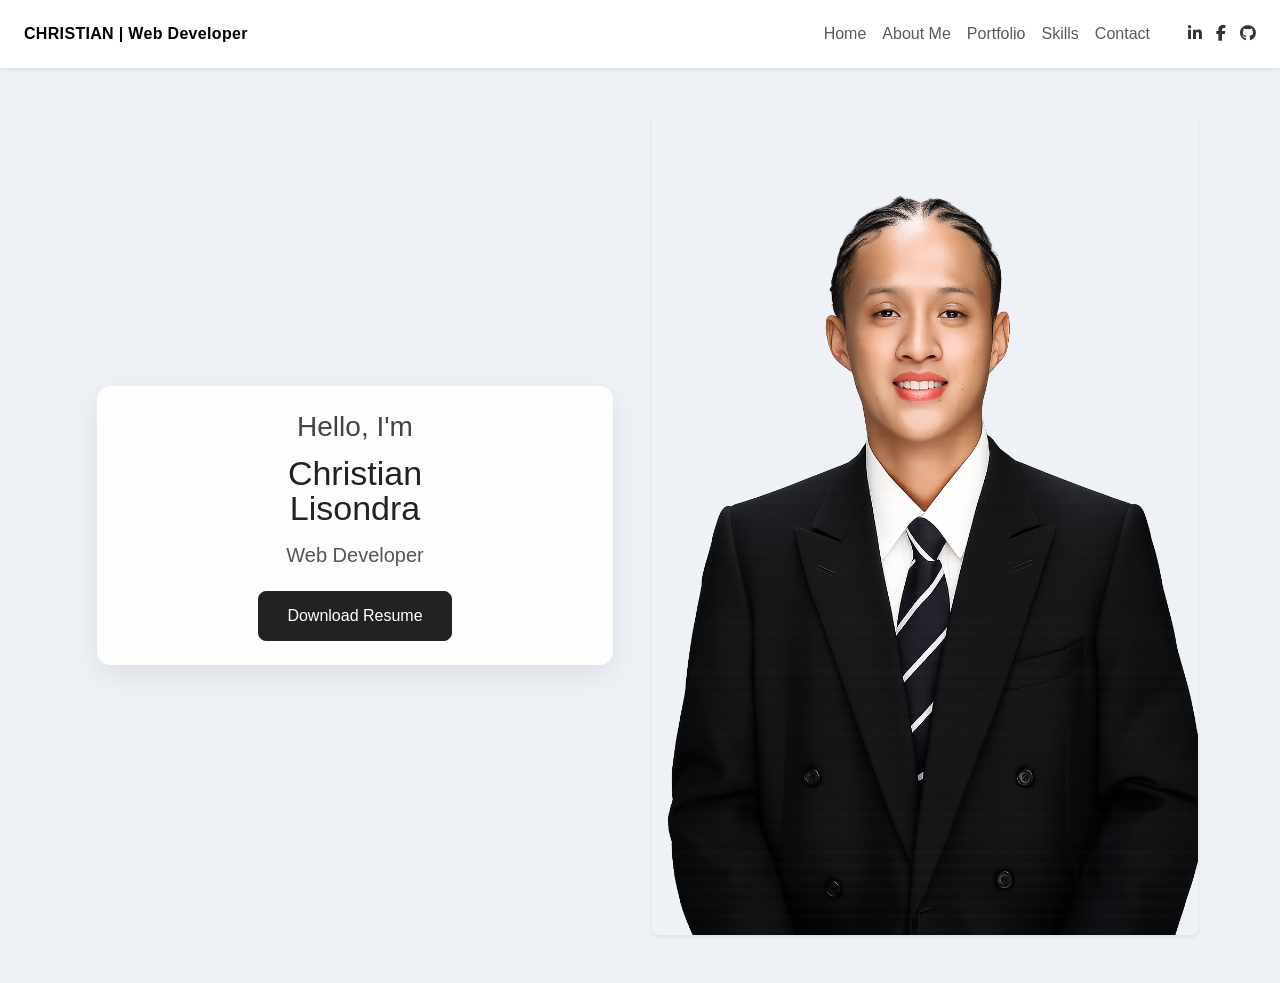
<file: index.html>
<!DOCTYPE html>
<html lang="en">
<head>
	<meta charset="UTF-8">
	<meta name="viewport" content="width=device-width, initial-scale=1.0">
	<title>Christian Lisondra Portfolio</title>

	<link href="https://cdn.jsdelivr.net/npm/bootstrap@5.3.3/dist/css/bootstrap.min.css" rel="stylesheet">
	<link rel="stylesheet" href="style.css?v=2">
	<link rel="stylesheet" href="https://cdnjs.cloudflare.com/ajax/libs/font-awesome/6.5.1/css/all.min.css">
</head>
<body>

	<!-- Navigation -->
	<header class="navbar navbar-expand-lg navbar-light bg-white shadow-sm">
		<div class="container-fluid px-4">
			<a class="navbar-brand fw-bold" href="index.html">CHRISTIAN | Web Developer</a>
			<button class="navbar-toggler ms-auto" type="button" data-bs-toggle="collapse" data-bs-target="#navbarNav" aria-controls="navbarNav" aria-expanded="false" aria-label="Toggle navigation">
				<span class="navbar-toggler-icon"></span>
			</button>
			<div class="collapse navbar-collapse" id="navbarNav">
				<ul class="navbar-nav ms-auto mb-2 mb-lg-0">
					<li class="nav-item"><a class="nav-link" href="index.html">Home</a></li>
					<li class="nav-item"><a class="nav-link" href="aboutme.html">About Me</a></li>
					<li class="nav-item"><a class="nav-link" href="portfolio.html">Portfolio</a></li>
					<li class="nav-item"><a class="nav-link" href="skills.html">Skills</a></li>
					<li class="nav-item"><a class="nav-link" href="contact.html">Contact</a></li>
				</ul>
				<div class="d-flex social-icons ms-lg-3">
					<a href="https://www.linkedin.com/in/christian-lisondra-794186356/" class="nav-link p-0"><i class="fab fa-linkedin-in"></i></a>
					<a href="https://www.facebook.com/christian.lisondra.2025" class="nav-link p-0"><i class="fab fa-facebook-f"></i></a>
					<a href="https://github.com/282003christian" class="nav-link p-0"><i class="fab fa-github"></i></a>
				</div>
			</div>
		</div>
	</header>

	<!-- Hero Section -->
	<section class="hero py-5">
		<div class="container">
			<div class="row align-items-center">
				<div class="col-lg-6">
					<div class="hero-text">
						<div class="hero-box">
							<h3>Hello, I'm</h3>
							<h1>Christian<br>Lisondra</h1>
							<h2>Web Developer</h2>

							<a href="resume/Christian-Lisondra-resume.pdf" class="btn btn-dark" download>
								Download Resume
							</a>
						</div>
					</div>
				</div>
				<div class="col-lg-6 hero-image text-center mt-4 mt-lg-0">
					<img src="image/porfile.png" alt="Christian Lisondra" class="img-fluid rounded shadow-sm">
				</div>
			</div>
		</div>
	</section>

	<script src="https://cdn.jsdelivr.net/npm/bootstrap@5.3.3/dist/js/bootstrap.bundle.min.js"></script>
</body>
</html>
</file>
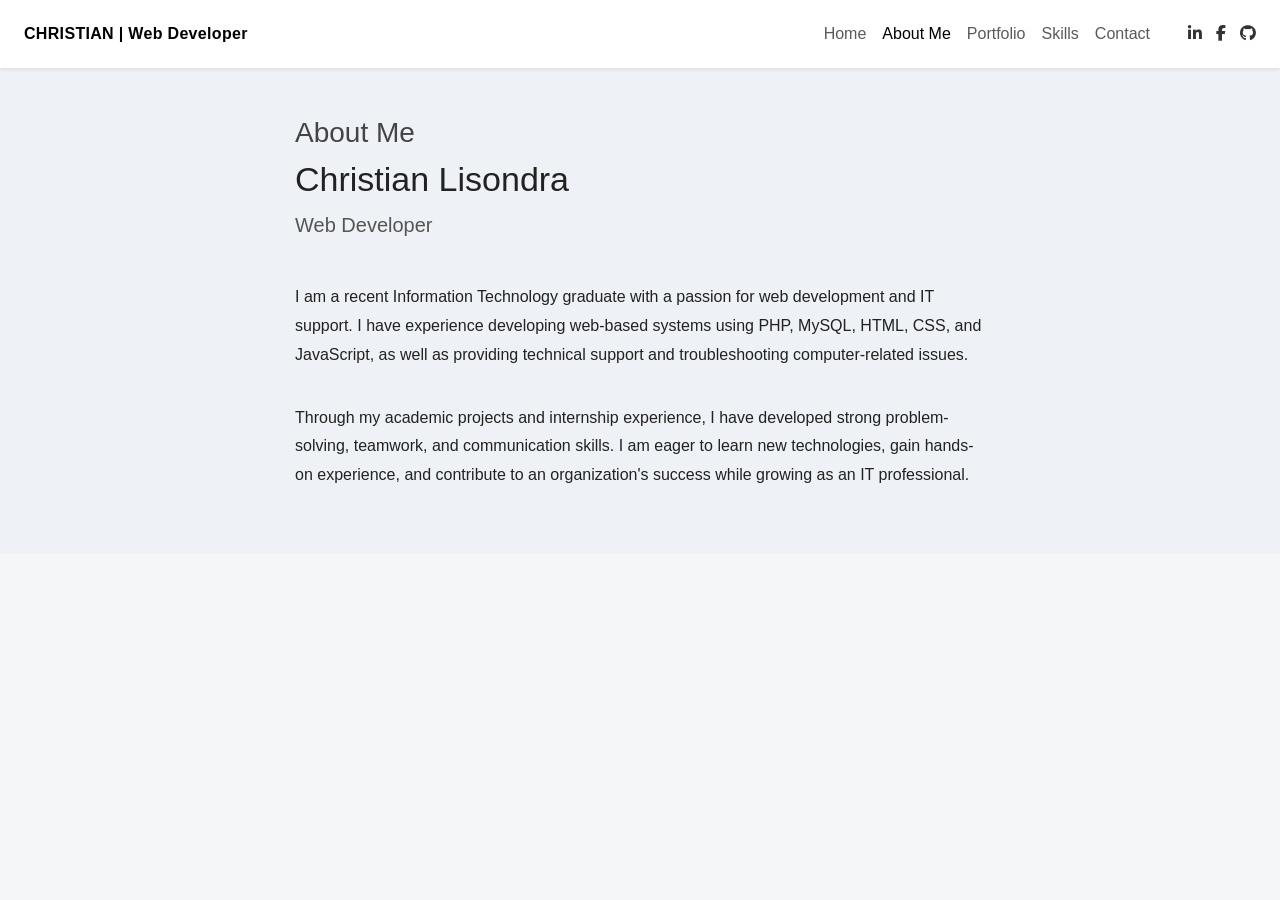
<file: aboutme.html>
<!DOCTYPE html>
<html lang="en">
<head>
	<meta charset="UTF-8">
	<meta name="viewport" content="width=device-width, initial-scale=1.0">
	<title>About Me | Christian Lisondra</title>

	<link href="https://cdn.jsdelivr.net/npm/bootstrap@5.3.3/dist/css/bootstrap.min.css" rel="stylesheet">
	<link rel="stylesheet" href="style.css?v=2">
	<link rel="stylesheet" href="https://cdnjs.cloudflare.com/ajax/libs/font-awesome/6.5.1/css/all.min.css">
</head>
<body>

	<header class="navbar navbar-expand-lg navbar-light bg-white shadow-sm">
		<div class="container-fluid px-4">
			<a class="navbar-brand fw-bold" href="index.html">CHRISTIAN | Web Developer</a>
			<button class="navbar-toggler ms-auto" type="button" data-bs-toggle="collapse" data-bs-target="#navbarNav" aria-controls="navbarNav" aria-expanded="false" aria-label="Toggle navigation">
				<span class="navbar-toggler-icon"></span>
			</button>
			<div class="collapse navbar-collapse" id="navbarNav">
				<ul class="navbar-nav ms-auto mb-2 mb-lg-0">
					<li class="nav-item"><a class="nav-link" href="index.html">Home</a></li>
					<li class="nav-item"><a class="nav-link active" aria-current="page" href="aboutme.html">About Me</a></li>
					<li class="nav-item"><a class="nav-link" href="portfolio.html">Portfolio</a></li>
					<li class="nav-item"><a class="nav-link" href="skills.html">Skills</a></li>
					<li class="nav-item"><a class="nav-link" href="contact.html">Contact</a></li>
				</ul>
				<div class="d-flex social-icons ms-lg-3">
					<a href="https://www.linkedin.com/in/christian-lisondra-794186356/" class="nav-link p-0"><i class="fab fa-linkedin-in"></i></a>
					<a href="https://www.facebook.com/christian.lisondra.2025" class="nav-link p-0"><i class="fab fa-facebook-f"></i></a>
					<a href="https://github.com/282003christian" class="nav-link p-0"><i class="fab fa-github"></i></a>
				</div>
			</div>
		</div>
	</header>

	<section class="hero py-5">
		<div class="container">
			<div class="row justify-content-center">
				<div class="col-lg-8 hero-text">
					<h3>About Me</h3>
					<h1>Christian Lisondra</h1>
					<h2>Web Developer</h2>

					<div class="section-content">
						<p>I am a recent Information Technology graduate with a passion for web development and IT support. I have experience developing web-based systems using PHP, MySQL, HTML, CSS, and JavaScript, as well as providing technical support and troubleshooting computer-related issues.</p>
						<p>Through my academic projects and internship experience, I have developed strong problem-solving, teamwork, and communication skills. I am eager to learn new technologies, gain hands-on experience, and contribute to an organization's success while growing as an IT professional.</p>
					</div>
				</div>
			</div>
		</div>
	</section>

	<script src="https://cdn.jsdelivr.net/npm/bootstrap@5.3.3/dist/js/bootstrap.bundle.min.js"></script>
</body>
</html>
</file>
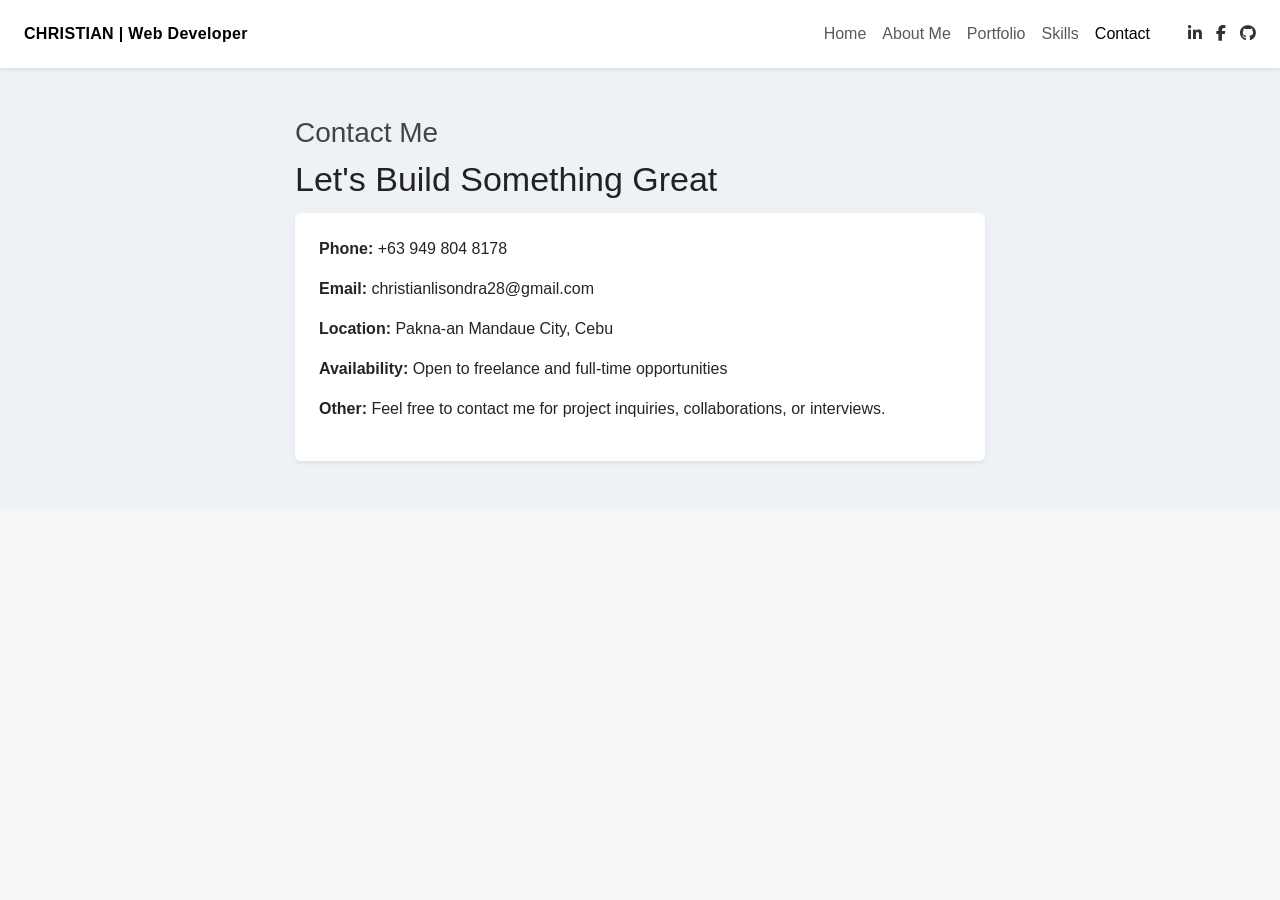
<file: contact.html>
<!DOCTYPE html>
<html lang="en">
<head>
    <meta charset="UTF-8">
    <meta name="viewport" content="width=device-width, initial-scale=1.0">
    <title>Contact | Christian Lisondra</title>

    <link href="https://cdn.jsdelivr.net/npm/bootstrap@5.3.3/dist/css/bootstrap.min.css" rel="stylesheet">
    <link rel="stylesheet" href="style.css?v=2">
    <link rel="stylesheet" href="https://cdnjs.cloudflare.com/ajax/libs/font-awesome/6.5.1/css/all.min.css">
</head>
<body>

    <header class="navbar navbar-expand-lg navbar-light bg-white shadow-sm">
        <div class="container-fluid px-4">
            <a class="navbar-brand fw-bold" href="index.html">CHRISTIAN | Web Developer</a>
            <button class="navbar-toggler ms-auto" type="button" data-bs-toggle="collapse" data-bs-target="#navbarNav" aria-controls="navbarNav" aria-expanded="false" aria-label="Toggle navigation">
                <span class="navbar-toggler-icon"></span>
            </button>
            <div class="collapse navbar-collapse" id="navbarNav">
                <ul class="navbar-nav ms-auto mb-2 mb-lg-0">
                    <li class="nav-item"><a class="nav-link" href="index.html">Home</a></li>
                    <li class="nav-item"><a class="nav-link" href="aboutme.html">About Me</a></li>
                    <li class="nav-item"><a class="nav-link" href="portfolio.html">Portfolio</a></li>
                    <li class="nav-item"><a class="nav-link" href="skills.html">Skills</a></li>
                    <li class="nav-item"><a class="nav-link active" aria-current="page" href="contact.html">Contact</a></li>
                </ul>
                <div class="d-flex social-icons ms-lg-3">
                    <a href="https://www.linkedin.com/in/christian-lisondra-794186356/" class="nav-link p-0"><i class="fab fa-linkedin-in"></i></a>
                    <a href="https://www.facebook.com/christian.lisondra.2025" class="nav-link p-0"><i class="fab fa-facebook-f"></i></a>
                    <a href="https://github.com/282003christian" class="nav-link p-0"><i class="fab fa-github"></i></a>
                </div>
            </div>
        </div>
    </header>

    <section class="hero py-5">
        <div class="container">
            <div class="row justify-content-center">
                <div class="col-lg-8 hero-text">
                    <h3>Contact Me</h3>
                    <h1>Let's Build Something Great</h1>

                    <div class="card p-4 rounded shadow-sm bg-white">
                        <div class="contact-details">
                            <p><strong>Phone:</strong> +63 949 804 8178</p>
                            <p><strong>Email:</strong> christianlisondra28@gmail.com</p>
                            <p><strong>Location:</strong> Pakna-an Mandaue City, Cebu</p>
                            <p><strong>Availability:</strong> Open to freelance and full-time opportunities</p>
                            <p><strong>Other:</strong> Feel free to contact me for project inquiries, collaborations, or interviews.</p>
                        </div>
                    </div>
                </div>
            </div>
        </div>
    </section>

    <script src="https://cdn.jsdelivr.net/npm/bootstrap@5.3.3/dist/js/bootstrap.bundle.min.js"></script>
</body>
</html>
</file>
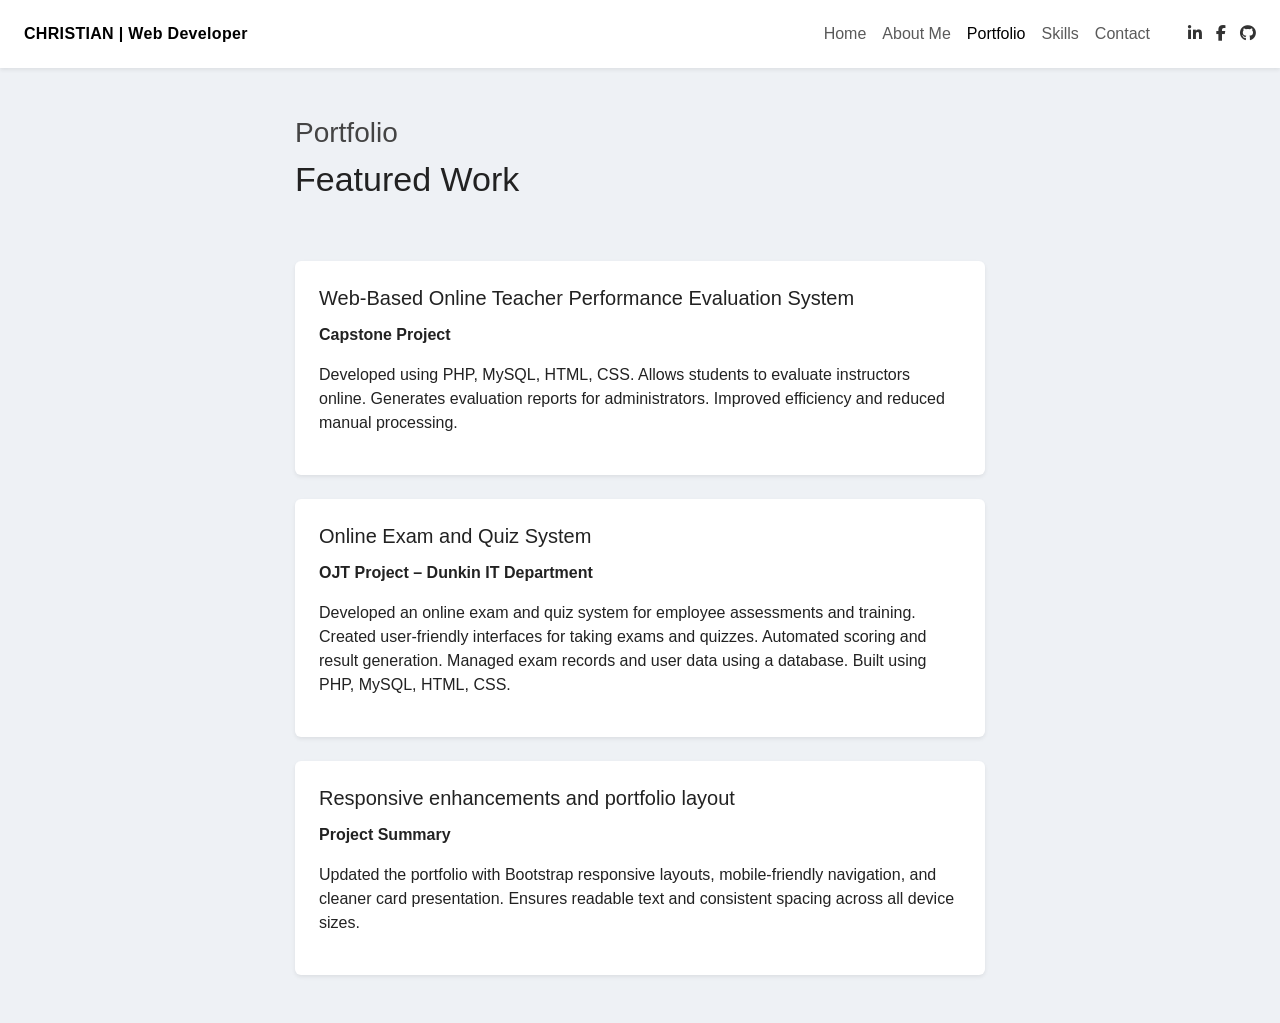
<file: portfolio.html>
<!DOCTYPE html>
<html lang="en">
<head>
	<meta charset="UTF-8">
	<meta name="viewport" content="width=device-width, initial-scale=1.0">
	<title>Portfolio | Christian Lisondra</title>

	<link href="https://cdn.jsdelivr.net/npm/bootstrap@5.3.3/dist/css/bootstrap.min.css" rel="stylesheet">
	<link rel="stylesheet" href="style.css?v=2">
	<link rel="stylesheet" href="https://cdnjs.cloudflare.com/ajax/libs/font-awesome/6.5.1/css/all.min.css">
</head>
<body>

	<header class="navbar navbar-expand-lg navbar-light bg-white shadow-sm">
		<div class="container-fluid px-4">
			<a class="navbar-brand fw-bold" href="index.html">CHRISTIAN | Web Developer</a>
			<button class="navbar-toggler ms-auto" type="button" data-bs-toggle="collapse" data-bs-target="#navbarNav" aria-controls="navbarNav" aria-expanded="false" aria-label="Toggle navigation">
				<span class="navbar-toggler-icon"></span>
			</button>
			<div class="collapse navbar-collapse" id="navbarNav">
				<ul class="navbar-nav ms-auto mb-2 mb-lg-0">
					<li class="nav-item"><a class="nav-link" href="index.html">Home</a></li>
					<li class="nav-item"><a class="nav-link" href="aboutme.html">About Me</a></li>
					<li class="nav-item"><a class="nav-link active" aria-current="page" href="portfolio.html">Portfolio</a></li>
					<li class="nav-item"><a class="nav-link" href="skills.html">Skills</a></li>
					<li class="nav-item"><a class="nav-link" href="contact.html">Contact</a></li>
				</ul>
				<div class="d-flex social-icons ms-lg-3">
					<a href="https://www.linkedin.com/in/christian-lisondra-794186356/" class="nav-link p-0"><i class="fab fa-linkedin-in"></i></a>
					<a href="https://www.facebook.com/christian.lisondra.2025" class="nav-link p-0"><i class="fab fa-facebook-f"></i></a>
					<a href="https://github.com/282003christian" class="nav-link p-0"><i class="fab fa-github"></i></a>
				</div>
			</div>
		</div>
	</header>

	<section class="hero py-5">
		<div class="container">
			<div class="row justify-content-center">
				<div class="col-lg-10 hero-text">
					<h3>Portfolio</h3>
					<h1>Featured Work</h1>

					<div class="row g-4 mt-4">
						<div class="col-12">
							<div class="portfolio-card p-4 rounded shadow-sm bg-white">
								<h3>Web-Based Online Teacher Performance Evaluation System</h3>
								<p><strong>Capstone Project</strong></p>
								<p>Developed using PHP, MySQL, HTML, CSS. Allows students to evaluate instructors online. Generates evaluation reports for administrators. Improved efficiency and reduced manual processing.</p>
							</div>
						</div>
						<div class="col-12">
							<div class="portfolio-card p-4 rounded shadow-sm bg-white">
								<h3>Online Exam and Quiz System</h3>
								<p><strong>OJT Project – Dunkin IT Department</strong></p>
								<p>Developed an online exam and quiz system for employee assessments and training. Created user-friendly interfaces for taking exams and quizzes. Automated scoring and result generation. Managed exam records and user data using a database. Built using PHP, MySQL, HTML, CSS.</p>
							</div>
						</div>
						<div class="col-12">
							<div class="portfolio-card p-4 rounded shadow-sm bg-white">
								<h3>Responsive enhancements and portfolio layout</h3>
								<p><strong>Project Summary</strong></p>
								<p>Updated the portfolio with Bootstrap responsive layouts, mobile-friendly navigation, and cleaner card presentation. Ensures readable text and consistent spacing across all device sizes.</p>
							</div>
						</div>
					</div>
				</div>
			</div>
		</div>
	</section>

	<script src="https://cdn.jsdelivr.net/npm/bootstrap@5.3.3/dist/js/bootstrap.bundle.min.js"></script>
</body>
</html>
</file>
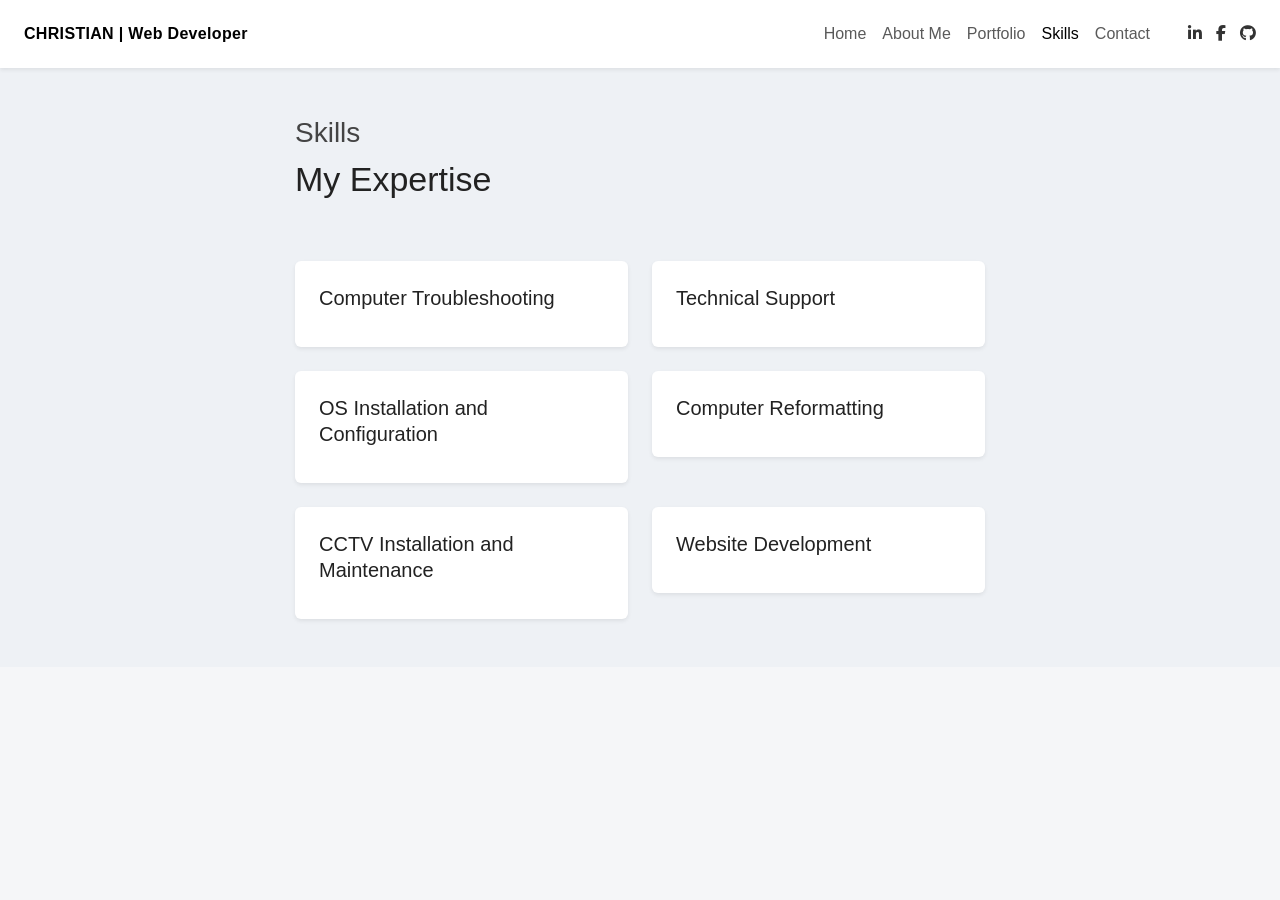
<file: skills.html>
<!DOCTYPE html>
<html lang="en">
<head>
	<meta charset="UTF-8">
	<meta name="viewport" content="width=device-width, initial-scale=1.0">
	<title>Skills | Christian Lisondra</title>

	<link href="https://cdn.jsdelivr.net/npm/bootstrap@5.3.3/dist/css/bootstrap.min.css" rel="stylesheet">
	<link rel="stylesheet" href="style.css?v=2">
	<link rel="stylesheet" href="https://cdnjs.cloudflare.com/ajax/libs/font-awesome/6.5.1/css/all.min.css">
</head>
<body>

	<header class="navbar navbar-expand-lg navbar-light bg-white shadow-sm">
		<div class="container-fluid px-4">
			<a class="navbar-brand fw-bold" href="index.html">CHRISTIAN | Web Developer</a>
			<button class="navbar-toggler ms-auto" type="button" data-bs-toggle="collapse" data-bs-target="#navbarNav" aria-controls="navbarNav" aria-expanded="false" aria-label="Toggle navigation">
				<span class="navbar-toggler-icon"></span>
			</button>
			<div class="collapse navbar-collapse" id="navbarNav">
				<ul class="navbar-nav ms-auto mb-2 mb-lg-0">
					<li class="nav-item"><a class="nav-link" href="index.html">Home</a></li>
					<li class="nav-item"><a class="nav-link" href="aboutme.html">About Me</a></li>
					<li class="nav-item"><a class="nav-link" href="portfolio.html">Portfolio</a></li>
					<li class="nav-item"><a class="nav-link active" aria-current="page" href="skills.html">Skills</a></li>
					<li class="nav-item"><a class="nav-link" href="contact.html">Contact</a></li>
				</ul>
				<div class="d-flex social-icons ms-lg-3">
					<a href="https://www.linkedin.com/in/christian-lisondra-794186356/" class="nav-link p-0"><i class="fab fa-linkedin-in"></i></a>
					<a href="https://www.facebook.com/christian.lisondra.2025" class="nav-link p-0"><i class="fab fa-facebook-f"></i></a>
					<a href="https://github.com/282003christian" class="nav-link p-0"><i class="fab fa-github"></i></a>
				</div>
			</div>
		</div>
	</header>

	<section class="hero py-5">
		<div class="container">
			<div class="row justify-content-center">
				<div class="col-lg-8 hero-text">
					<h3>Skills</h3>
					<h1>My Expertise</h1>

					<div class="row row-cols-1 row-cols-md-2 g-4 mt-4">
						<div class="col">
							<div class="skill-card p-4 rounded shadow-sm bg-white">
								<h3>Computer Troubleshooting</h3>
							</div>
						</div>
						<div class="col">
							<div class="skill-card p-4 rounded shadow-sm bg-white">
								<h3>Technical Support</h3>
							</div>
						</div>
						<div class="col">
							<div class="skill-card p-4 rounded shadow-sm bg-white">
								<h3>OS Installation and Configuration</h3>
							</div>
						</div>
						<div class="col">
							<div class="skill-card p-4 rounded shadow-sm bg-white">
								<h3>Computer Reformatting</h3>
							</div>
						</div>
						<div class="col">
							<div class="skill-card p-4 rounded shadow-sm bg-white">
								<h3>CCTV Installation and Maintenance</h3>
							</div>
						</div>
						<div class="col">
							<div class="skill-card p-4 rounded shadow-sm bg-white">
								<h3>Website Development</h3>
							</div>
						</div>
					</div>
				</div>
			</div>
		</div>
	</section>

	<script src="https://cdn.jsdelivr.net/npm/bootstrap@5.3.3/dist/js/bootstrap.bundle.min.js"></script>
</body>
</html>
</file>
<file: style.css>
:root {
    font-family:Arial, sans-serif;
    font-size:16px;
    color:#222;
    line-height:1.6;
}

*{
    margin:0;
    padding:0;
    box-sizing:border-box;
}

body{
    background:#f5f6f8;
    font-family:inherit;
    color:inherit;
}

header{
    background:white;
}

.navbar{
    min-height:68px;
}

.navbar-brand{
    font-size:1rem;
    letter-spacing:0.02em;
}

.navbar-toggler{
    width:42px;
    height:42px;
    padding:0.35rem;
    border-radius:0.8rem;
    border:1px solid #e5e7eb;
}

.navbar-toggler-icon{
    background-size:22px 22px;
}

.hero{
    background:#eef1f5;
    padding:60px 0;
}

.hero-text{
    display:flex;
    flex-direction:column;
    justify-content:center;
    max-width:720px;
    margin:0 auto;
    padding:0 15px;
}

.hero-text h3{
    font-size:28px;
    color:#444;
    margin-bottom:0.75rem;
}

.hero-text h1{
    font-size:34px;
    color:#222;
    margin:0 0 1rem;
    line-height:1.05;
}

.hero-text h2{
    font-size:20px;
    color:#555;
    margin-bottom:1.5rem;
    font-weight:400;
}

.section-content{
    margin-top:22px;
    display:flex;
    flex-direction:column;
    gap:18px;
    line-height:1.8;
    max-width:720px;
}

.hero-box{
    background:rgba(255,255,255,0.88);
    padding:24px 28px;
    border-radius:14px;
    text-align:center;
    box-shadow:0 10px 30px rgba(15,23,42,0.08);
}

.skill-list{
    display:grid;
    gap:20px;
    margin-top:30px;
}

.skill-card h3,
.portfolio-card h3 {
    font-size:20px;
    color:#222;
    line-height:1.3;
    margin-bottom:0.75rem;
}

.portfolio-card,
.card,
.skill-card {
    border:none;
}

.btn{
    text-decoration:none;
    background:#222;
    color:#fff;
    padding:12px 28px;
    border-radius:8px;
    transition:background 0.25s ease;
    display:inline-block;
}

.btn:hover{
    background:#333;
}

.hero-image{
    text-align:center;
    margin:0 auto;
}

.hero-image img{
    max-width:100%;
    width:100%;
}

.social-icons a{
    color:#333;
    margin-left:14px;
    transition:color 0.2s ease;
}

.social-icons a:hover{
    color:#111;
}

@media (max-width: 992px) {
    .hero{
        padding:50px 0;
    }
    .navbar-brand{
        font-size:0.95rem;
    }
    .hero-text h1{
        font-size:32px;
    }
}

@media (max-width: 768px) {
    .hero{
        padding:40px 0;
    }
    .hero-text h3{
        font-size:24px;
    }
    .hero-text h1{
        font-size:28px;
    }
    .hero-text h2{
        font-size:18px;
    }
    .navbar-toggler{
        width:38px;
        height:38px;
    }
    .navbar-nav .nav-link{
        padding-top:0.4rem;
        padding-bottom:0.4rem;
    }
}
</file>
